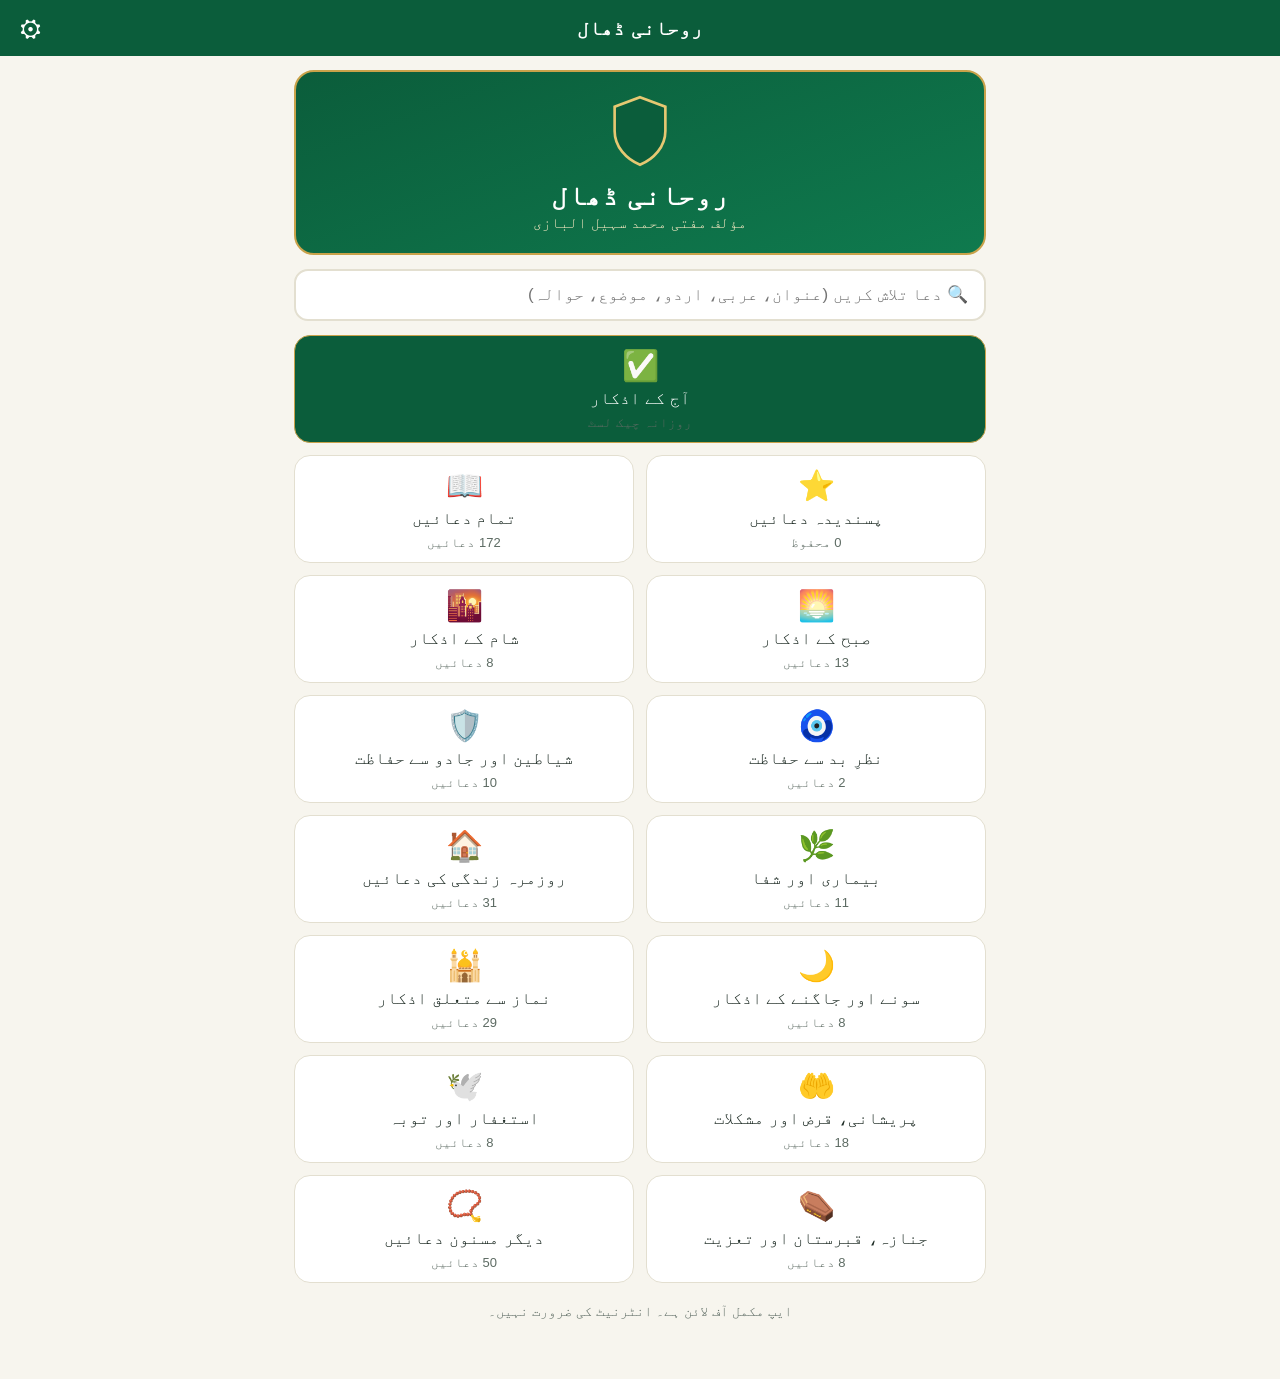
<file: www/index.html>
<!doctype html>
<html lang="ur" dir="rtl">
<head>
<meta charset="utf-8">
<meta name="viewport" content="width=device-width, initial-scale=1, viewport-fit=cover">
<meta name="theme-color" content="#0b5d3b">
<title>روحانی ڈھال</title>
<link rel="stylesheet" href="css/app.css">
</head>
<body>
<div id="splash">
  <svg class="logo" viewBox="0 0 120 140" aria-hidden="true">
    <defs><linearGradient id="g" x1="0" y1="0" x2="0" y2="1"><stop offset="0" stop-color="#f3dfa2"/><stop offset="1" stop-color="#c9a24a"/></linearGradient></defs>
    <path d="M60 6 L108 24 V70 C108 100 86 123 60 134 C34 123 12 100 12 70 V24 Z" fill="#0b5d3b" stroke="url(#g)" stroke-width="5"/>
    <path d="M72 38 A26 26 0 1 0 72 92 A20 20 0 1 1 72 38 Z" fill="url(#g)"/>
    <polygon points="82,52 85,60 93,60 87,65 89,73 82,68 75,73 77,65 71,60 79,60" fill="url(#g)"/>
  </svg>
  <h1 class="splash-title">روحانی ڈھال</h1>
  <p class="splash-author">مؤلف مفتی محمد سہیل البازی</p>
</div>

<header id="topbar">
  <button id="backBtn" class="icon-btn" aria-label="واپس" hidden>›</button>
  <h2 id="pageTitle">روحانی ڈھال</h2>
  <button id="settingsBtn" class="icon-btn" aria-label="ترتیبات">⚙</button>
</header>

<main id="view" tabindex="-1"></main>
<div id="toast" role="status" aria-live="polite"></div>

<script src="data/duas.js"></script>
<script src="js/app.js"></script>
</body>
</html>
</file>
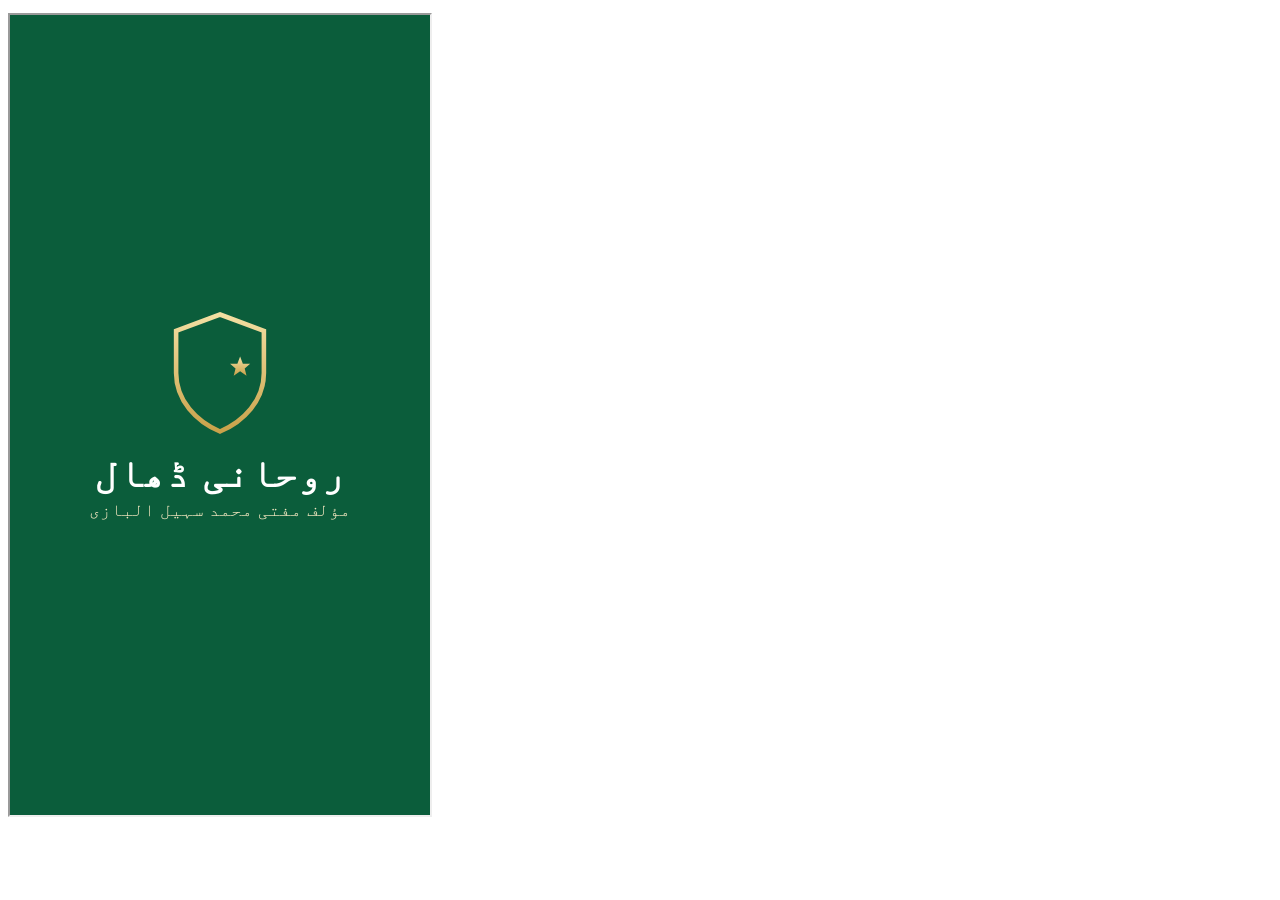
<file: tests/ui_tests.html>
<!doctype html><meta charset="utf-8"><title>running</title>
<pre id="out"></pre>
<iframe id="f" src="../www/index.html" style="width:420px;height:800px"></iframe>
<script>
var results=[], f=document.getElementById('f');
function ok(name,cond,extra){ results.push((cond?'PASS ':'FAIL ')+name+(cond?'':' :: '+extra)); }
function wait(ms){ return new Promise(function(r){ setTimeout(r,ms); }); }
function go(w,h){ w.location.hash=h; return wait(60); }
f.onload = async function(){
 try{
  var w=f.contentWindow, d=w.document; await wait(300);
  var D=w.DUAS_DATA, duas=D.duas;
  ok('172 duas loaded', duas.length===172, duas.length);
  ok('ids unique 1..172', new Set(duas.map(x=>x.id)).size===172 && duas[171].id===172);
  ok('every dua has arabic/urdu/ref/title', duas.every(x=>x.arabic&&x.urdu&&x.ref&&x.title));
  ok('every dua in at least one category', duas.every(x=>x.cats.length>0));
  // search
  var S=w.__rdSearch;
  var r1=S('نظر بد'); ok('search "نظر بد" finds evil-eye duas 56 & 59', r1.indexOf(56)!==-1&&r1.indexOf(59)!==-1, r1.slice(0,5));
  var r2=S('نظرِ بد'); ok('search with diacritics same result', JSON.stringify(r1)===JSON.stringify(r2));
  ok('search by reference "مسلم 2721" finds dua 1', S('مسلم 2721').indexOf(1)!==-1);
  ok('search Arabic with harakat "أَعُوذُ بِكَ" finds results', S('أَعُوذُ بِكَ').length>10, S('أَعُوذُ بِكَ').length);
  ok('search Arabic without harakat "اعوذ بك" same as with', S('اعوذ بك').length===S('أَعُوذُ بِكَ').length);
  ok('search Urdu "شفا" finds results', S('شفا').length>0);
  ok('search Arabic-Indic digits "٢٧٢١"', S('مسلم ٢٧٢١').indexOf(1)!==-1);
  ok('search nonsense returns empty', S('zzzqqq').length===0);
  // every dua screen renders exactly its data
  var bad=[];
  for(var i=0;i<duas.length;i++){ var x=duas[i]; await go(w,'#/dua/'+x.id+'/all');
    var ar=d.querySelector('.arabic'), ur=d.querySelector('.urdu');
    if(!ar||!ur||ar.textContent!==x.arabic||ur.textContent!==x.urdu||d.querySelector('.meta').textContent.indexOf(x.ref)===-1) bad.push(x.id); }
  ok('all 172 dua screens render arabic+urdu+ref identical to data', bad.length===0, bad);
  // dua screen features
  await go(w,'#/dua/5/morning'); // 5 is not in morning -> ctx fallback check
  await go(w,'#/dua/17/morning');
  ok('arabic block is RTL', d.querySelector('.arabic').getAttribute('dir')==='rtl');
  ok('urdu block is RTL', d.querySelector('.urdu').getAttribute('dir')==='rtl');
  ['bCopy','bShare','bFav','bNext','bPrev','bRead'].forEach(function(id){ ok('button #'+id+' exists', !!d.getElementById(id)); });
  var copied=null; w.navigator.clipboard && (w.navigator.clipboard.writeText=function(t){ copied=t; return Promise.resolve(); });
  if(!w.navigator.clipboard){ Object.defineProperty(w.navigator,'clipboard',{value:{writeText:function(t){copied=t;return Promise.resolve();}}}); }
  d.getElementById('bCopy').click(); await wait(50);
  var dd=duas.find(x=>x.id===17);
  ok('copy includes arabic+urdu+reference', copied && copied.indexOf(dd.arabic)!==-1 && copied.indexOf(dd.urdu)!==-1 && copied.indexOf(dd.ref)!==-1);
  ok('copy toast message shown', d.getElementById('toast').textContent==='دعا کامیابی سے کاپی ہوگئی۔' && d.getElementById('toast').classList.contains('show'));
  // next / prev
  d.getElementById('bNext').click(); await wait(80);
  ok('next goes to following dua in list', /#\/dua\/\d+\/morning/.test(w.location.hash) && w.location.hash!=='#/dua/17/morning', w.location.hash);
  d.getElementById('bPrev').click(); await wait(80);
  ok('prev returns', w.location.hash==='#/dua/17/morning', w.location.hash);
  // favourites
  d.getElementById('bFav').click(); await wait(50);
  ok('favourite saved to localStorage', JSON.parse(w.localStorage.getItem('rd_favs')).indexOf(17)!==-1);
  d.getElementById('bRead').click(); await wait(50);
  ok('read mark saved', JSON.parse(w.localStorage.getItem('rd_read')).ids.indexOf(17)!==-1);
  await go(w,'#/favs'); ok('favourites screen lists it', d.querySelectorAll('.list-item').length===1);
  await go(w,'#/daily'); ok('daily checklist shows 1 item done', d.querySelectorAll('.list-item .done').length>=1);
  // persistence across reload
  var persisted = await new Promise(function(res){ f.onload=function(){ setTimeout(function(){ var w2=f.contentWindow; w2.location.hash='#/favs'; setTimeout(function(){ res(w2.document.querySelectorAll('.list-item').length); },150); },300); }; w.location.reload(); });
  ok('favourite persists after app reload', persisted===1, persisted);
  w=f.contentWindow; d=w.document;
  // settings
  await go(w,'#/settings');
  var s=d.getElementById('sAr'); s.value=44; s.dispatchEvent(new Event('input')); 
  ok('arabic font size setting applies', w.document.documentElement.style.getPropertyValue('--ar-size')==='44px');
  var u=d.getElementById('sUr'); u.value=26; u.dispatchEvent(new Event('input'));
  ok('urdu font size setting applies', w.document.documentElement.style.getPropertyValue('--ur-size')==='26px');
  d.getElementById('sTheme').click(); ok('dark mode applies', w.document.documentElement.getAttribute('data-theme')==='dark');
  // all list screens non-empty
  for(var c of D.cats){ await go(w,'#/cat/'+c.id); ok('category '+c.id+' lists '+c.ids.length, d.querySelectorAll('.list-item').length===c.ids.length); }
  await go(w,'#/home'); ok('home shows search bar + 12+ tiles', !!d.getElementById('q') && d.querySelectorAll('.tile').length>=12);
  ok('home shows author', d.body.textContent.indexOf('مؤلف مفتی محمد سہیل البازی')!==-1);
  await go(w,'#/search/'+encodeURIComponent('نظر بد')); ok('search screen shows results', d.querySelectorAll('.list-item').length>=2);
  await go(w,'#/about'); ok('about screen renders', d.querySelector('.dua')!==null);
  ok('no inline off-line violations (no http(s) resources in app html)', !/https?:\/\//.test(await (await fetch('../www/index.html')).text()));
 }catch(e){ results.push('FAIL exception: '+e.message); }
 var fails=results.filter(r=>r.indexOf('FAIL')===0).length;
 document.getElementById('out').textContent=results.join('\n')+'\nSUMMARY pass='+(results.length-fails)+' fail='+fails;
 document.title='done';
};
</script>
</file>
<file: www/css/app.css>
:root{
  --green:#0b5d3b; --green2:#0f7a4e; --gold:#c9a24a; --goldl:#f3e7c0;
  --bg:#f7f5ee; --card:#ffffff; --text:#1d2b24; --muted:#5d6b63; --line:#e3dfd0;
  --ar-size:30px; --ur-size:19px;
  --ar-font:"Amiri","Scheherazade New","Noto Naskh Arabic","Traditional Arabic",serif;
  --ur-font:"Noto Nastaliq Urdu","Jameel Noori Nastaleeq","Noto Naskh Arabic","Segoe UI",sans-serif;
}
:root[data-theme="dark"]{
  --bg:#0e1512; --card:#16211c; --text:#e8efe9; --muted:#9bb0a4; --line:#27372f; --goldl:#2a2614;
}
*{box-sizing:border-box;-webkit-tap-highlight-color:transparent}
html,body{margin:0;background:var(--bg);color:var(--text);font-family:var(--ur-font);direction:rtl}
body{padding-top:calc(56px + env(safe-area-inset-top))}
#topbar{position:fixed;top:0;left:0;right:0;z-index:10;display:flex;align-items:center;gap:8px;
  padding:env(safe-area-inset-top) 8px 0;height:calc(56px + env(safe-area-inset-top));background:var(--green);color:#fff}
#topbar h2{flex:1;margin:0;text-align:center;font-size:20px;font-weight:600}
.icon-btn{width:44px;height:44px;border:0;background:transparent;color:#fff;font-size:26px;border-radius:12px}
.icon-btn[hidden]{display:block;visibility:hidden}
main{padding:14px 14px 40px;max-width:720px;margin:0 auto;outline:0}
.hero{background:linear-gradient(160deg,var(--green),var(--green2));color:#fff;border-radius:20px;padding:22px 16px;text-align:center;border:2px solid var(--gold)}
.hero .logo{width:64px;height:74px}
.hero h1{margin:8px 0 2px;font-size:28px}
.hero p{margin:0;color:var(--goldl);font-size:15px}
.searchbar{display:block;width:100%;margin:14px 0;padding:14px 16px;font:inherit;font-size:17px;border:2px solid var(--line);border-radius:14px;background:var(--card);color:var(--text)}
.grid{display:grid;grid-template-columns:1fr 1fr;gap:12px}
.tile{display:flex;flex-direction:column;align-items:center;justify-content:center;gap:6px;min-height:104px;padding:12px 8px;background:var(--card);border:1.5px solid var(--line);border-radius:16px;color:var(--text);font:inherit;font-size:17px;text-align:center;cursor:pointer}
.tile:active{border-color:var(--gold)}
.tile .ic{font-size:30px}.tile small{color:var(--muted);font-size:13px}
.tile.wide{grid-column:1/-1;background:var(--green);color:#fff;border-color:var(--gold)}
.list-item{display:flex;align-items:center;gap:10px;width:100%;padding:14px;margin-bottom:10px;background:var(--card);border:1.5px solid var(--line);border-radius:14px;color:var(--text);font:inherit;font-size:17px;text-align:right;line-height:1.9}
.list-item .num{min-width:34px;height:34px;border-radius:50%;background:var(--green);color:#fff;display:flex;align-items:center;justify-content:center;font-size:14px}
.list-item .done{margin-inline-start:auto;color:var(--green2)}
.dua{background:var(--card);border:1.5px solid var(--line);border-radius:18px;padding:16px}
.dua h3{margin:0 0 12px;font-size:20px;color:var(--green);line-height:1.8}
:root[data-theme="dark"] .dua h3{color:var(--gold)}
.arabic{direction:rtl;text-align:center;font-family:var(--ar-font);font-size:var(--ar-size);line-height:2.3;padding:14px 8px;background:var(--goldl);border-radius:14px;margin:6px 0 14px;unicode-bidi:isolate}
.urdu{direction:rtl;text-align:right;font-size:var(--ur-size);line-height:2.3;unicode-bidi:isolate}
.meta{margin-top:14px;padding-top:12px;border-top:1px dashed var(--line);font-size:15px;color:var(--muted);line-height:2}
.meta b{color:var(--text)}
.actions{display:grid;grid-template-columns:repeat(2,1fr);gap:10px;margin-top:14px}
.btn{min-height:50px;border-radius:14px;border:1.5px solid var(--green);background:var(--card);color:var(--green);font:inherit;font-size:17px;cursor:pointer}
:root[data-theme="dark"] .btn{color:var(--gold);border-color:var(--gold)}
.btn.primary{background:var(--green);color:#fff}
.btn.on{background:var(--gold);color:#1d1d1d;border-color:var(--gold)}
.nav{display:grid;grid-template-columns:1fr auto 1fr;gap:10px;align-items:center;margin-top:14px}
.nav .count{color:var(--muted);font-size:14px}
.empty{text-align:center;color:var(--muted);padding:40px 10px;line-height:2}
.row{display:flex;align-items:center;justify-content:space-between;gap:10px;padding:14px 0;border-bottom:1px solid var(--line);font-size:17px}
.row input[type=range]{flex:1;max-width:55%}
.progress{height:10px;background:var(--line);border-radius:8px;overflow:hidden;margin:6px 0 16px}
.progress i{display:block;height:100%;background:var(--gold)}
.section-title{margin:18px 4px 8px;font-size:18px;color:var(--green)}
:root[data-theme="dark"] .section-title{color:var(--gold)}
#toast{position:fixed;left:50%;bottom:24px;transform:translateX(-50%);background:#222;color:#fff;padding:12px 18px;border-radius:12px;font-size:16px;opacity:0;pointer-events:none;transition:opacity .2s;z-index:50;max-width:90%;text-align:center}
#toast.show{opacity:.95}
#splash{position:fixed;inset:0;z-index:100;background:var(--green);color:#fff;display:flex;flex-direction:column;align-items:center;justify-content:center;transition:opacity .4s}
#splash.hide{opacity:0;pointer-events:none}
#splash .logo{width:110px;height:128px}
.splash-title{font-size:40px;margin:14px 0 4px}.splash-author{color:var(--goldl);font-size:18px;margin:0}
.note{font-size:14px;color:var(--muted);line-height:2;margin-top:14px}
</file>
